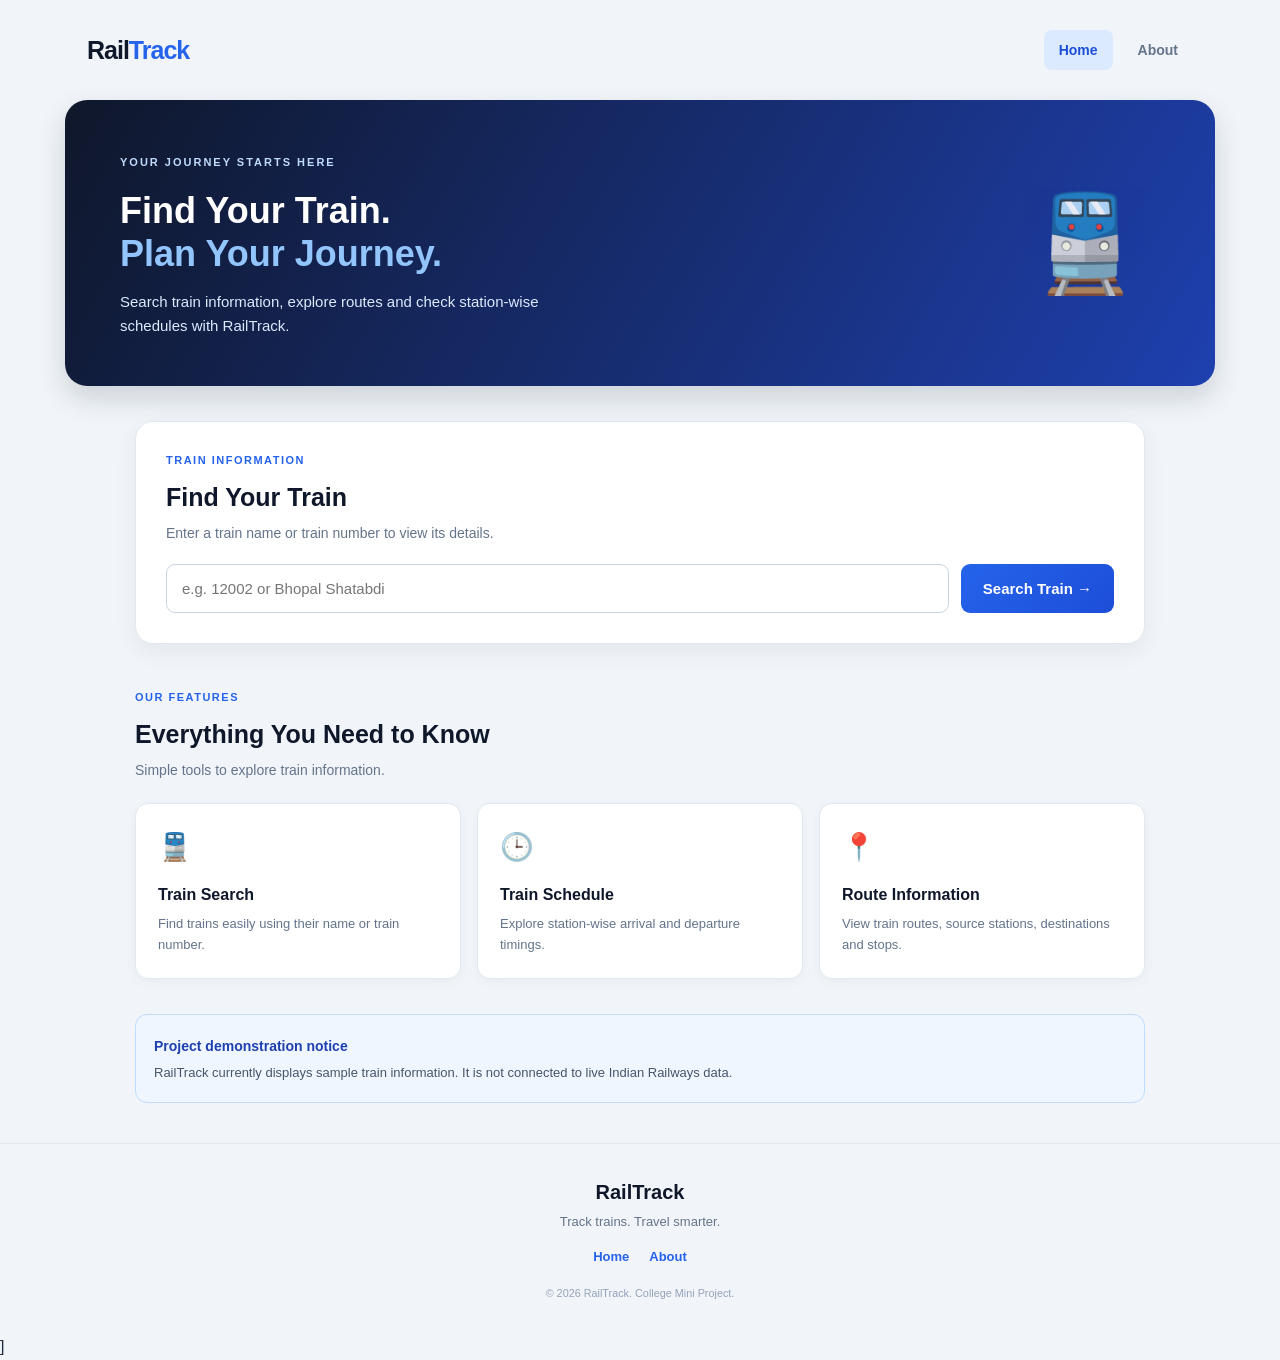
<file: index.html>
<!DOCTYPE html>
<html lang="en">
<head>
    <meta charset="UTF-8">
    <meta name="viewport" content="width=device-width, initial-scale=1.0">
    <meta name="description" content="RailTrack - Train information and schedule search project.">
    <title>RailTrack | Train Information System</title>
    <link rel="stylesheet" href="style.css">
</head>

<body>

    <nav class="navbar">
        <a href="index.html" class="brand">Rail<span>Track</span></a>

        <div class="nav-links">
            <a href="index.html" class="active">Home</a>
            <a href="about.html">About</a>
        </div>
    </nav>

    <header class="hero">
        <div class="hero-content">
            <span class="hero-tag">YOUR JOURNEY STARTS HERE</span>
            <h1>Find Your Train.<br><span>Plan Your Journey.</span></h1>
            <p>
                Search train information, explore routes and check
                station-wise schedules with RailTrack.
            </p>
        </div>
        <div class="hero-icon">🚆</div>
    </header>

    <main class="container">

        <section class="search-card">
            <div class="section-label">TRAIN INFORMATION</div>
            <h2>Find Your Train</h2>
            <p class="search-description">
                Enter a train name or train number to view its details.
            </p>

            <div class="search-controls">
                <input
                    type="text"
                    id="trainSearch"
                    placeholder="e.g. 12002 or Bhopal Shatabdi"
                    aria-label="Enter train name or number"
                >

                <button id="searchButton" type="button">
                    Search Train <span>→</span>
                </button>
            </div>

            <div id="result" aria-live="polite"></div>
        </section>

        <section class="features-section">
            <div class="section-label">OUR FEATURES</div>
            <h2>Everything You Need to Know</h2>
            <p class="features-intro">
                Simple tools to explore train information.
            </p>

            <div class="features-grid">

                <article class="feature-item">
                    <div class="feature-icon">🚆</div>
                    <h3>Train Search</h3>
                    <p>
                        Find trains easily using their name or
                        train number.
                    </p>
                </article>

                <article class="feature-item">
                    <div class="feature-icon">🕒</div>
                    <h3>Train Schedule</h3>
                    <p>
                        Explore station-wise arrival and
                        departure timings.
                    </p>
                </article>

                <article class="feature-item">
                    <div class="feature-icon">📍</div>
                    <h3>Route Information</h3>
                    <p>
                        View train routes, source stations,
                        destinations and stops.
                    </p>
                </article>

            </div>
        </section>

        <section class="project-notice">
            <strong>Project demonstration notice</strong>
            <p>
                RailTrack currently displays sample train information.
                It is not connected to live Indian Railways data.
            </p>
        </section>

    </main>

    <footer>
        <div class="footer-brand">RailTrack</div>
        <p>Track trains. Travel smarter.</p>
        <div class="footer-links">
            <a href="index.html">Home</a>
            <a href="about.html">About</a>
        </div>
        <small>© 2026 RailTrack. College Mini Project.</small>
    </footer>

    <script src="script.js"></script>
</body>
</html>
]
</file>
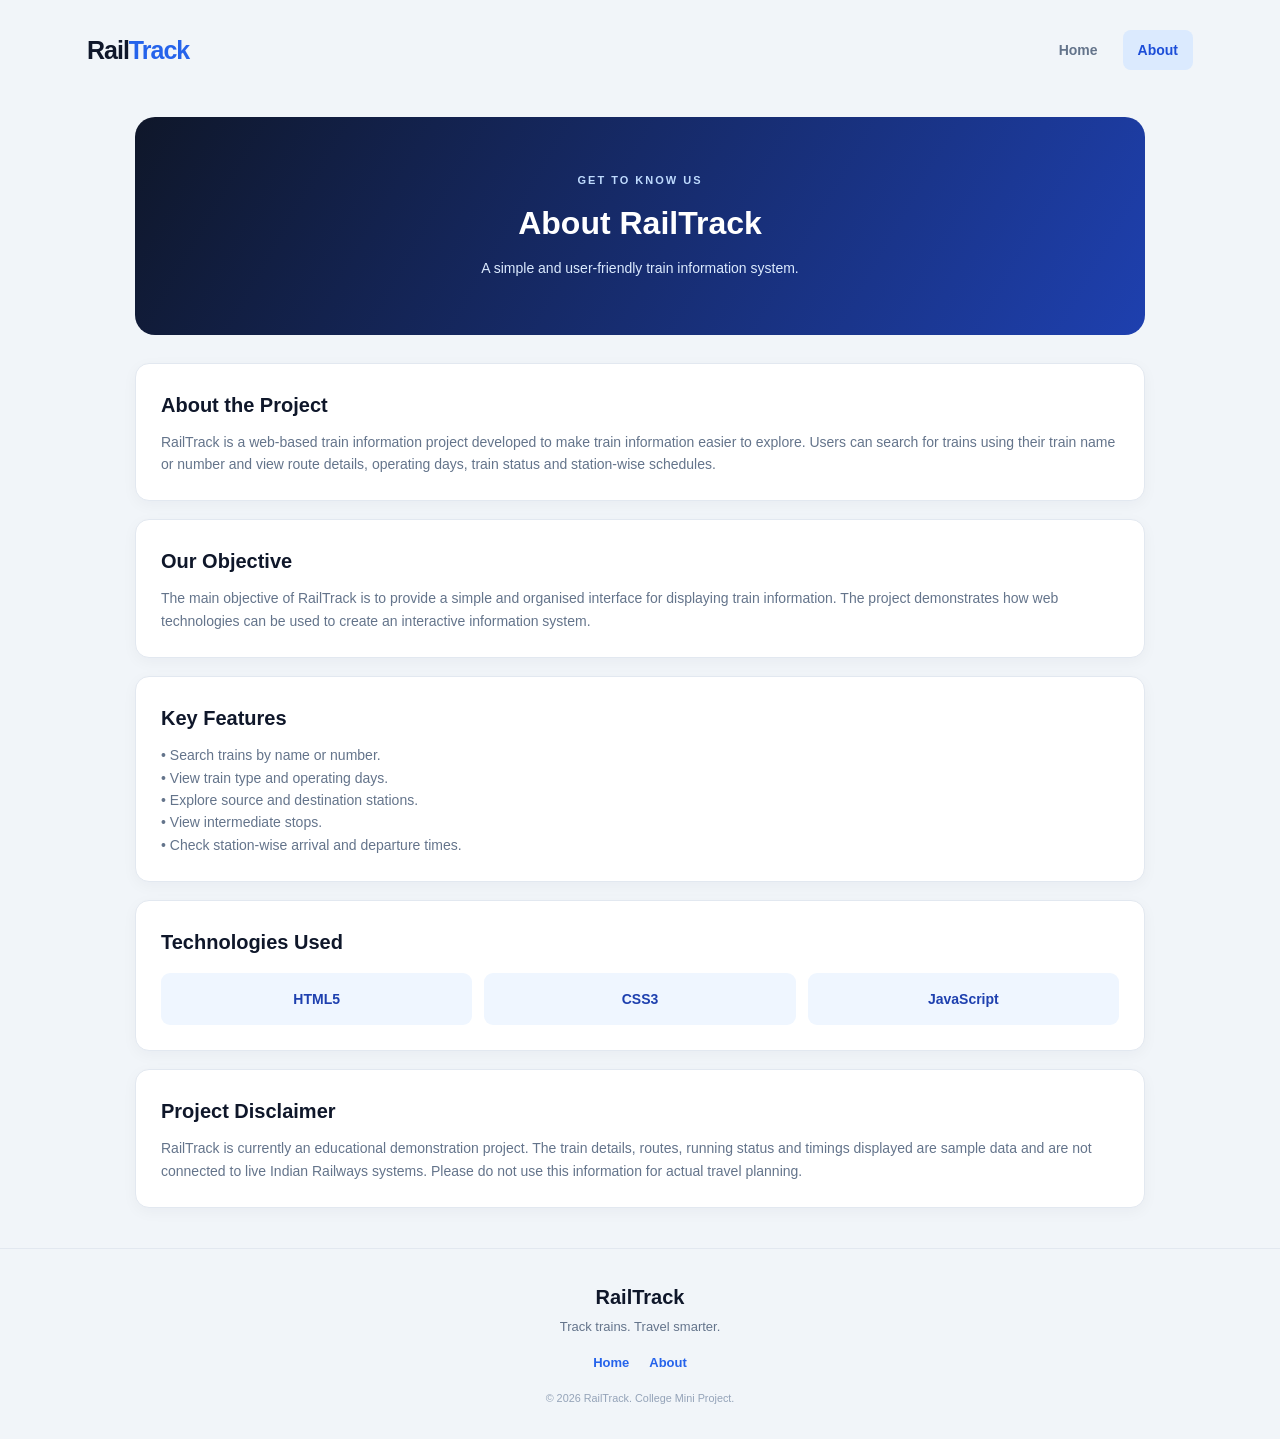
<file: about.html>
<!DOCTYPE html>
<html lang="en">
<head>
    <meta charset="UTF-8">
    <meta name="viewport" content="width=device-width, initial-scale=1.0">
    <meta name="description" content="Learn about the RailTrack train information project.">
    <title>About | RailTrack</title>
    <link rel="stylesheet" href="style.css">
</head>

<body>

    <nav class="navbar">
        <a href="index.html" class="brand">Rail<span>Track</span></a>

        <div class="nav-links">
            <a href="index.html">Home</a>
            <a href="about.html" class="active">About</a>
        </div>
    </nav>

    <main class="container">

        <section class="about-hero">
            <div class="hero-tag">GET TO KNOW US</div>
            <h1>About RailTrack</h1>
            <p>A simple and user-friendly train information system.</p>
        </section>

        <section class="about-card">
            <h2>About the Project</h2>
            <p>
                RailTrack is a web-based train information project
                developed to make train information easier to explore.
                Users can search for trains using their train name or
                number and view route details, operating days, train
                status and station-wise schedules.
            </p>
        </section>

        <section class="about-card">
            <h2>Our Objective</h2>
            <p>
                The main objective of RailTrack is to provide a simple
                and organised interface for displaying train information.
                The project demonstrates how web technologies can be
                used to create an interactive information system.
            </p>
        </section>

        <section class="about-card">
            <h2>Key Features</h2>
            <p>
                • Search trains by name or number.<br>
                • View train type and operating days.<br>
                • Explore source and destination stations.<br>
                • View intermediate stops.<br>
                • Check station-wise arrival and departure times.
            </p>
        </section>

        <section class="about-card">
            <h2>Technologies Used</h2>

            <div class="tech-grid">
                <div class="tech-item">HTML5</div>
                <div class="tech-item">CSS3</div>
                <div class="tech-item">JavaScript</div>
            </div>
        </section>

        <section class="about-card">
            <h2>Project Disclaimer</h2>
            <p>
                RailTrack is currently an educational demonstration
                project. The train details, routes, running status and
                timings displayed are sample data and are not connected
                to live Indian Railways systems. Please do not use this
                information for actual travel planning.
            </p>
        </section>

    </main>

    <footer>
        <div class="footer-brand">RailTrack</div>
        <p>Track trains. Travel smarter.</p>

        <div class="footer-links">
            <a href="index.html">Home</a>
            <a href="about.html">About</a>
        </div>

        <small>© 2026 RailTrack. College Mini Project.</small>
    </footer>

</body>
</html>
</file>
<file: style.css>
/* =================================
   RAILTRACK - PROFESSIONAL DESIGN
================================= */

* {
    margin: 0;
    padding: 0;
    box-sizing: border-box;
}

:root {
    --navy: #0f172a;
    --blue: #2563eb;
    --blue-dark: #1d4ed8;
    --background: #f1f5f9;
    --white: #ffffff;
    --text: #1e293b;
    --muted: #64748b;
    --border: #e2e8f0;
}

body {
    font-family: Arial, sans-serif;
    background: var(--background);
    color: var(--text);
    line-height: 1.6;
}

/* NAVIGATION */

.navbar {
    max-width: 1150px;
    margin: 18px auto;
    padding: 12px 22px;
    display: flex;
    justify-content: space-between;
    align-items: center;
}

.brand {
    color: var(--navy);
    text-decoration: none;
    font-size: 25px;
    font-weight: 800;
    letter-spacing: -1px;
}

.brand span {
    color: var(--blue);
}

.nav-links {
    display: flex;
    gap: 10px;
}

.nav-links a {
    text-decoration: none;
    color: var(--muted);
    font-size: 14px;
    font-weight: bold;
    padding: 9px 15px;
    border-radius: 8px;
    transition: 0.2s;
}

.nav-links a:hover,
.nav-links a.active {
    background: #dbeafe;
    color: var(--blue-dark);
}

/* HERO */

.hero {
    max-width: 1150px;
    min-height: 270px;
    margin: 10px auto 0;
    padding: 48px 55px;
    border-radius: 22px;
    background: linear-gradient(120deg, #0f172a, #1e40af);
    color: white;
    display: flex;
    align-items: center;
    justify-content: space-between;
    overflow: hidden;
    box-shadow: 0 12px 28px rgba(15, 23, 42, 0.16);
}

.hero-content {
    max-width: 650px;
}

.hero-tag {
    color: #bfdbfe;
    font-size: 11px;
    font-weight: bold;
    letter-spacing: 2px;
}

.hero h1 {
    font-size: 36px;
    line-height: 1.2;
    margin: 15px 0;
}

.hero h1 span {
    color: #93c5fd;
}

.hero p {
    color: #dbeafe;
    font-size: 15px;
    max-width: 490px;
}

.hero-icon {
    font-size: 95px;
    opacity: 0.9;
    padding: 15px;
}

/* MAIN CONTENT */

.container {
    max-width: 1050px;
    margin: 35px auto;
    padding: 0 20px;
}

/* SEARCH CARD */

.search-card {
    background: var(--white);
    padding: 30px;
    border-radius: 18px;
    border: 1px solid var(--border);
    box-shadow: 0 8px 25px rgba(15, 23, 42, 0.06);
}

.section-label {
    color: var(--blue);
    font-size: 11px;
    font-weight: bold;
    letter-spacing: 1.5px;
}

.search-card h2,
.features-section h2 {
    color: var(--navy);
    font-size: 25px;
    margin-top: 7px;
}

.search-description,
.features-intro {
    color: var(--muted);
    font-size: 14px;
    margin: 5px 0 20px;
}

.search-controls {
    display: flex;
    gap: 12px;
}

input {
    width: 100%;
    min-width: 0;
    padding: 15px;
    border: 1px solid #cbd5e1;
    border-radius: 9px;
    font-size: 15px;
    background: white;
    transition: border-color 0.2s, box-shadow 0.2s;
}

input:focus {
    outline: none;
    border-color: var(--blue);
    box-shadow: 0 0 0 4px rgba(37, 99, 235, 0.12);
}

button {
    padding: 15px 22px;
    background: linear-gradient(135deg, #2563eb, #1d4ed8);
    color: white;
    border: none;
    border-radius: 9px;
    font-size: 15px;
    font-weight: bold;
    cursor: pointer;
    white-space: nowrap;
    transition: transform 0.15s, box-shadow 0.15s;
}

button:hover {
    box-shadow: 0 5px 14px rgba(37, 99, 235, 0.25);
}

button:active {
    transform: scale(0.97);
}

/* SEARCH RESULT */

#result {
    margin-top: 20px;
    line-height: 1.8;
    overflow-x: auto;
}

#result:empty {
    display: none;
}

#result > p {
    color: #b91c1c;
    background: #fef2f2;
    border: 1px solid #fecaca;
    border-radius: 9px;
    padding: 12px;
    font-size: 14px;
}

/* TRAIN CARD */

.train-card {
    background: white;
    border-radius: 14px;
    padding: 18px;
    margin-top: 20px;
    border: 1px solid var(--border);
    box-shadow: 0 5px 18px rgba(15, 23, 42, 0.08);
}

.train-card-header {
    display: flex;
    justify-content: space-between;
    align-items: flex-start;
    gap: 12px;
    flex-wrap: wrap;
    padding-bottom: 16px;
    border-bottom: 1px solid var(--border);
}

.train-card-header h2 {
    color: var(--navy);
    font-size: 21px;
    margin-bottom: 5px;
}

.train-number {
    color: var(--muted);
    font-size: 14px;
}

.status-badge {
    padding: 7px 10px;
    border-radius: 20px;
    font-size: 12px;
    font-weight: bold;
}

.status-badge.on-time {
    background: #dcfce7;
    color: #166534;
}

.status-badge.delayed {
    background: #fee2e2;
    color: #b91c1c;
}

/* TRAIN DETAILS */

.train-details {
    display: grid;
    grid-template-columns: 1fr 1fr;
    gap: 12px;
    margin-top: 16px;
}

.detail-item {
    background: #f1f5f9;
    padding: 12px;
    border-radius: 9px;
}

.detail-item span {
    display: block;
    color: var(--muted);
    font-size: 10px;
    font-weight: bold;
    margin-bottom: 7px;
}

.detail-item strong {
    color: var(--navy);
    font-size: 13px;
    overflow-wrap: anywhere;
}

/* TIMETABLE - EXISTING STRUCTURE PRESERVED */

.schedule-heading {
    margin-top: 22px;
    margin-bottom: 12px;
    color: var(--navy);
    font-size: 17px;
}

.table-container {
    width: 100%;
    overflow-x: auto;
}

#result table {
    width: 100%;
    min-width: 320px;
    border-collapse: collapse;
    font-size: 13px;
}

#result th {
    background: var(--navy);
    color: white;
    padding: 12px 8px;
}

#result td {
    padding: 12px 8px;
    text-align: center;
    border-bottom: 1px solid var(--border);
}

#result tr:nth-child(even) {
    background: #f8fafc;
}

.demo-note {
    color: var(--muted);
    font-size: 11px;
    margin-top: 16px;
    text-align: center;
}

/* FEATURES */

.features-section {
    margin-top: 45px;
}

.features-section h2 {
    margin-top: 7px;
}

.features-grid {
    display: grid;
    grid-template-columns: repeat(3, 1fr);
    gap: 16px;
    margin-top: 22px;
}

.feature-item {
    background: white;
    padding: 22px;
    border-radius: 13px;
    border: 1px solid var(--border);
    box-shadow: 0 3px 12px rgba(0, 0, 0, 0.04);
    transition: transform 0.2s, box-shadow 0.2s;
}

.feature-item:hover {
    transform: translateY(-4px);
    box-shadow: 0 8px 18px rgba(15, 23, 42, 0.08);
}

.feature-icon {
    font-size: 27px;
    margin-bottom: 12px;
}

.feature-item h3 {
    color: var(--navy);
    font-size: 16px;
    margin-bottom: 7px;
}

.feature-item p {
    color: var(--muted);
    font-size: 13px;
    line-height: 1.6;
}

/* PROJECT NOTICE */

.project-notice {
    background: #eff6ff;
    border: 1px solid #bfdbfe;
    border-radius: 12px;
    padding: 18px;
    margin-top: 35px;
}

.project-notice strong {
    color: #1e40af;
    font-size: 14px;
}

.project-notice p {
    color: #475569;
    font-size: 13px;
    margin-top: 5px;
}

/* ABOUT PAGE */

.about-hero {
    background: linear-gradient(120deg, #0f172a, #1e40af);
    color: white;
    text-align: center;
    padding: 55px 25px;
    border-radius: 20px;
    margin-bottom: 28px;
}

.about-hero h1 {
    font-size: 32px;
    margin: 8px 0;
}

.about-hero p {
    color: #dbeafe;
    font-size: 14px;
}

.about-card {
    background: white;
    padding: 25px;
    border: 1px solid var(--border);
    border-radius: 14px;
    margin-bottom: 18px;
    box-shadow: 0 4px 15px rgba(15, 23, 42, 0.04);
}

.about-card h2 {
    color: var(--navy);
    font-size: 20px;
    margin-bottom: 10px;
}

.about-card p {
    color: var(--muted);
    font-size: 14px;
}

.tech-grid {
    display: grid;
    grid-template-columns: repeat(3, 1fr);
    gap: 12px;
    margin-top: 15px;
}

.tech-item {
    background: #eff6ff;
    color: #1e40af;
    padding: 15px 8px;
    text-align: center;
    border-radius: 9px;
    font-weight: bold;
    font-size: 14px;
}

/* FOOTER */

footer {
    text-align: center;
    color: var(--muted);
    padding: 30px 15px;
    margin-top: 40px;
    border-top: 1px solid var(--border);
    font-size: 13px;
    line-height: 1.8;
}

.footer-brand {
    color: var(--navy);
    font-size: 20px;
    font-weight: bold;
}

.footer-links {
    display: flex;
    justify-content: center;
    gap: 20px;
    margin: 12px 0;
}

.footer-links a {
    color: var(--blue);
    text-decoration: none;
    font-weight: bold;
}

footer small {
    color: #94a3b8;
}

/* RESPONSIVE DESIGN */

@media (max-width: 700px) {
    .hero {
        margin: 8px 12px 0;
        padding: 35px 25px;
        min-height: 230px;
    }

    .hero h1 {
        font-size: 29px;
    }

    .hero-icon {
        font-size: 60px;
        padding: 5px;
    }

    .features-grid {
        grid-template-columns: 1fr;
    }

    .tech-grid {
        grid-template-columns: 1fr 1fr;
    }
}

@media (max-width: 480px) {
    .navbar {
        margin: 10px 8px;
        padding: 10px;
    }

    .brand {
        font-size: 22px;
    }

    .nav-links {
        gap: 2px;
    }

    .nav-links a {
        padding: 8px 10px;
        font-size: 13px;
    }

    .hero {
        padding: 30px 20px;
    }

    .hero h1 {
        font-size: 25px;
    }

    .hero-icon {
        font-size: 45px;
    }

    .container {
        padding: 0 12px;
        margin: 25px auto;
    }

    .search-card {
        padding: 20px 16px;
    }

    .search-controls {
        flex-direction: column;
    }

    button {
        width: 100%;
    }

    .train-card {
        padding: 12px;
    }

    .train-details {
        grid-template-columns: 1fr 1fr;
        gap: 8px;
    }

    .detail-item {
        padding: 10px;
    }

    .train-card-header h2 {
        font-size: 18px;
    }

    .about-hero h1 {
        font-size: 27px;
    }
}

@media (max-width: 340px) {
    .hero-icon {
        display: none;
    }

    .train-details {
        grid-template-columns: 1fr;
    }
}
</file>
